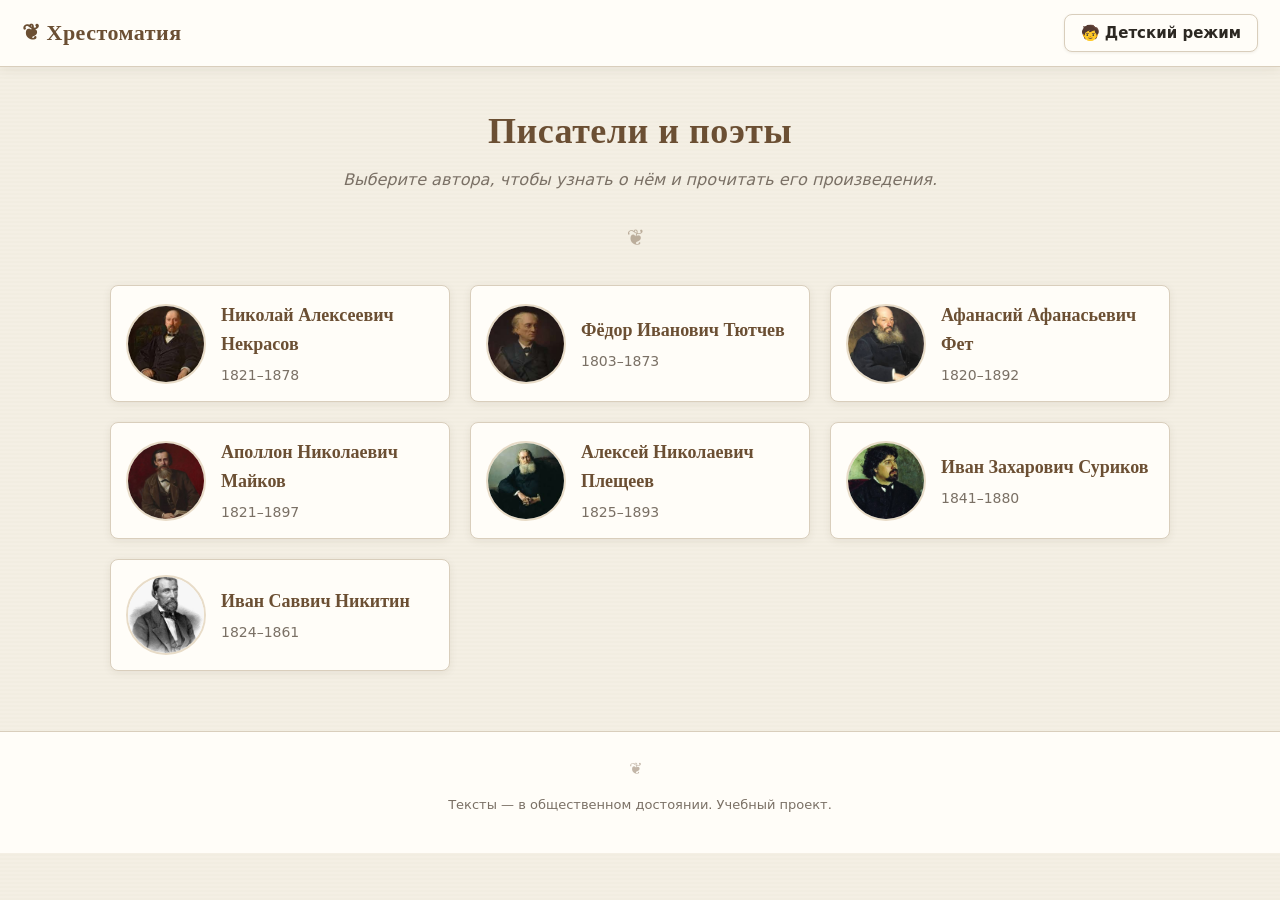
<file: index.html>
<!DOCTYPE html>
<html lang="ru">
<head>
  <meta charset="UTF-8">
  <meta name="viewport" content="width=device-width, initial-scale=1.0">
  <title>Хрестоматия · Авторы</title>
  <link rel="stylesheet" href="style.css">
</head>
<body>
  <header class="topbar">
    <a href="index.html" class="logo">❦ Хрестоматия</a>
    <div class="topbar-actions">
      <button id="kidsToggle" class="btn btn-toggle" title="Переключить детский режим">
        🧒 Детский режим
      </button>
    </div>
  </header>

  <main class="container">
    <section class="hero">
      <h1>Писатели и поэты</h1>
      <p class="hero-sub">Выберите автора, чтобы узнать о нём и прочитать его произведения.</p>
      <div class="ornament">❦</div>
    </section>

    <section id="authorsCatalog" class="authors-grid"></section>
  </main>

  <footer class="footer">
    <div class="ornament">❦</div>
    <p>Тексты — в общественном достоянии. Учебный проект.</p>
  </footer>

  <script src="core.js"></script>
  <script src="main.js"></script>
</body>
</html>
</file>
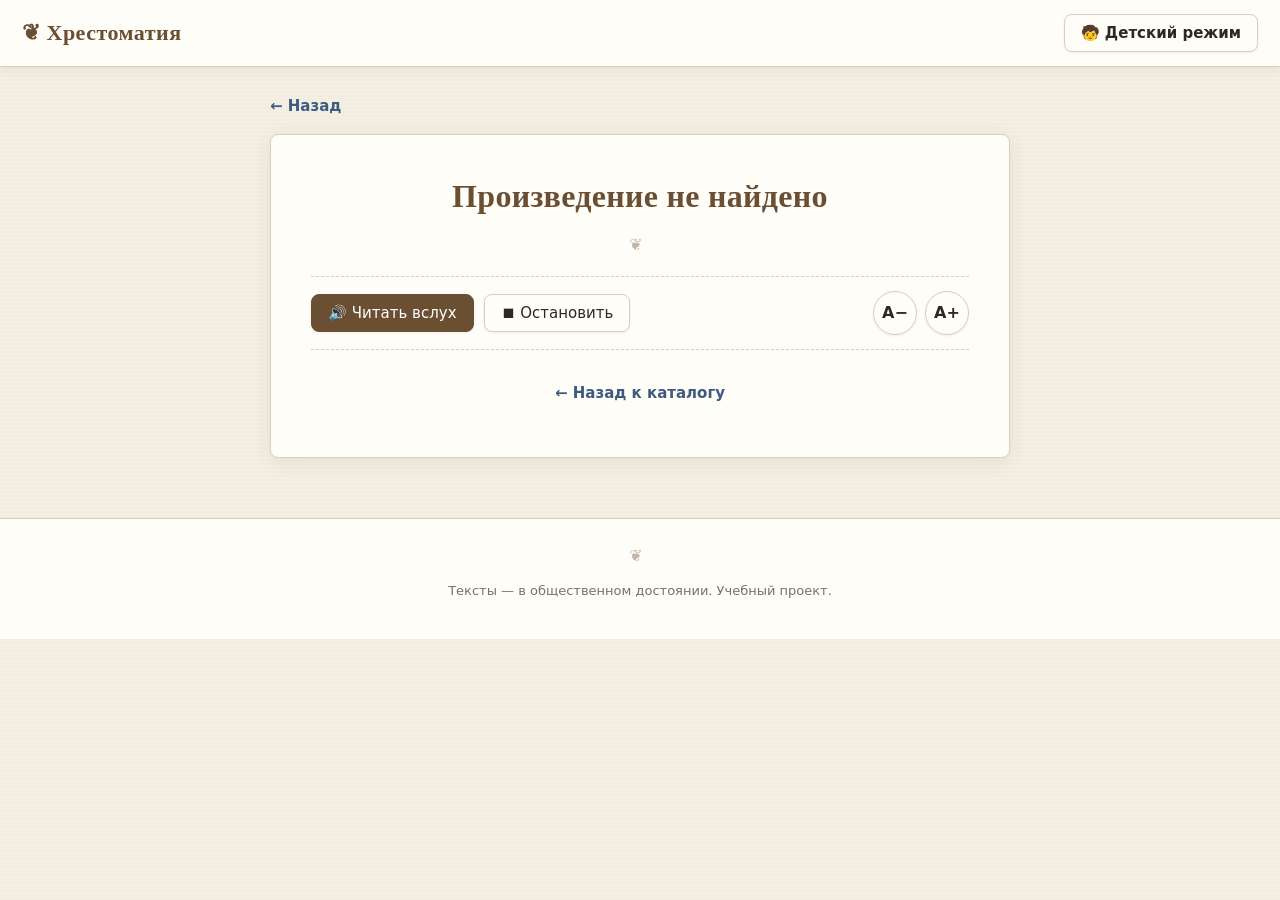
<file: reader.html>
<!DOCTYPE html>
<html lang="ru">
<head>
  <meta charset="UTF-8">
  <meta name="viewport" content="width=device-width, initial-scale=1.0">
  <title>Чтение · Хрестоматия</title>
  <link rel="stylesheet" href="style.css">
</head>
<body>
  <header class="topbar">
    <a href="index.html" class="logo">❦ Хрестоматия</a>
    <div class="topbar-actions">
      <button id="kidsToggle" class="btn btn-toggle">🧒 Детский режим</button>
    </div>
  </header>

  <main class="container reader-container">
    <a href="index.html" class="back-link" id="topBackLink">← Назад</a>

    <article class="reader">
      <h1 id="title"></h1>
      <p id="author" class="reader-author"></p>
      <p id="meta" class="reader-meta"></p>
      <div class="ornament ornament-small">❦</div>

      <div class="reader-toolbar">
        <button id="speakBtn" class="btn btn-primary">🔊 Читать вслух</button>
        <button id="stopBtn" class="btn">⏹ Остановить</button>
        <div class="font-controls">
          <button id="fontMinus" class="btn btn-round" title="Меньше шрифт">A−</button>
          <button id="fontPlus" class="btn btn-round" title="Больше шрифт">A+</button>
        </div>
      </div>

      <div id="text" class="reader-text"></div>

      <section id="questions" class="questions hidden">
        <h2>Проверь себя</h2>
        <ol id="questionsList"></ol>
      </section>

      <div class="reader-footer">
        <a href="index.html" class="back-link" id="bottomBackLink">← Назад к каталогу</a>
      </div>
    </article>
  </main>

  <footer class="footer">
    <div class="ornament">❦</div>
    <p>Тексты — в общественном достоянии. Учебный проект.</p>
  </footer>

  <script src="core.js"></script>
  <script src="read.js"></script>
</body>
</html>
</file>
<file: style.css>
:root {
  --bg: #f4efe4;
  --surface: #fffdf8;
  --text: #2c2822;
  --muted: #7a7065;
  --accent: #6b4f33;
  --accent-ink: #3d5a80;
  --accent-soft: #e8dcc8;
  --border: #d9cebc;
  --shadow: rgba(60, 45, 30, 0.08);
  --radius: 8px;
  --font-body: Georgia, 'Times New Roman', serif;
  --font-ui: 'Segoe UI', system-ui, sans-serif;
  --reader-size: 19px;
}

body.kids {
  --bg: #eaf6ff;
  --surface: #ffffff;
  --text: #24314a;
  --muted: #5c6b8a;
  --accent: #ff6b6b;
  --accent-ink: #ff6b6b;
  --accent-soft: #ffe3e3;
  --border: #cfe6ff;
  --shadow: rgba(0, 0, 0, 0.05);
  --radius: 20px;
  --font-body: 'Comic Sans MS', 'Trebuchet MS', system-ui, sans-serif;
  --font-ui: 'Trebuchet MS', system-ui, sans-serif;
  --reader-size: 22px;
}

* { box-sizing: border-box; }

body {
  margin: 0;
  background-color: var(--bg);
  background-image: repeating-linear-gradient(0deg, transparent, transparent 2px, rgba(180, 160, 130, 0.03) 2px, rgba(180, 160, 130, 0.03) 4px);
  color: var(--text);
  font-family: var(--font-ui);
  transition: background-color .3s, color .3s;
  line-height: 1.6;
}

body.kids { background-image: none; }

.ornament { text-align: center; color: var(--accent); opacity: 0.4; font-size: 22px; margin: 28px 0 6px; letter-spacing: 8px; }
.ornament-small { font-size: 16px; margin: 10px 0 18px; }

.topbar {
  display: flex; align-items: center; justify-content: space-between;
  padding: 14px 22px; background: var(--surface); border-bottom: 1px solid var(--border);
  position: sticky; top: 0; z-index: 10; box-shadow: 0 2px 12px var(--shadow);
}

.logo { font-family: var(--font-body); font-size: 22px; font-weight: bold; color: var(--accent); text-decoration: none; letter-spacing: 0.5px; }

.btn {
  font-family: var(--font-ui); font-size: 15px; padding: 9px 16px;
  border: 1px solid var(--border); background: var(--surface); color: var(--text);
  border-radius: var(--radius); cursor: pointer; transition: transform .15s, background .2s, box-shadow .2s;
  box-shadow: 0 1px 3px var(--shadow);
}
.btn:hover { transform: translateY(-1px); box-shadow: 0 3px 8px var(--shadow); }
.btn-primary { background: var(--accent); color: #fff; border-color: var(--accent); }
.btn-toggle { font-weight: bold; }
body.kids .btn-toggle { background: var(--accent-soft); border-color: var(--accent); }
.btn-round { width: 44px; height: 44px; border-radius: 50%; padding: 0; font-weight: bold; font-size: 16px; }

.container { max-width: 1100px; margin: 0 auto; padding: 26px 20px 60px; }

.hero { text-align: center; }
.hero h1 { font-family: var(--font-body); font-size: 36px; margin: 10px 0 6px; color: var(--accent); letter-spacing: 0.5px; }
.hero-sub { color: var(--muted); margin: 0 0 4px; font-style: italic; }
body.kids .hero h1 { font-size: 38px; }

.catalog { display: grid; grid-template-columns: repeat(auto-fill, minmax(250px, 1fr)); gap: 20px; }

.card {
  display: block; background: var(--surface); border: 1px solid var(--border);
  border-left: 5px solid var(--accent); border-radius: var(--radius);
  padding: 18px 18px 18px 20px; text-decoration: none; color: var(--text);
  transition: transform .18s, box-shadow .2s; box-shadow: 0 2px 8px var(--shadow); position: relative;
}
.card:hover { transform: translateY(-3px); box-shadow: 0 8px 24px var(--shadow); }
body.kids .card { border-left-width: 6px; border-left-color: var(--accent); }

.card-badge { display: inline-block; font-size: 12px; font-weight: bold; background: var(--accent-soft); color: var(--accent); padding: 3px 10px; border-radius: 999px; margin-bottom: 10px; letter-spacing: 0.3px; }
.card-title { font-family: var(--font-body); font-size: 21px; margin: 0 0 6px; color: var(--text); }
.card-desc { font-size: 14px; color: var(--muted); margin: 0; line-height: 1.5; }
body.kids .card-title { font-size: 23px; }
.hidden { display: none; }

.authors-grid { display: grid; grid-template-columns: repeat(auto-fill, minmax(280px, 1fr)); gap: 20px; margin-top: 30px; }
.author-card {
  display: flex; align-items: center; gap: 15px; background: var(--surface);
  border: 1px solid var(--border); border-radius: var(--radius); padding: 15px;
  text-decoration: none; color: var(--text); transition: transform .18s, box-shadow .2s; box-shadow: 0 2px 8px var(--shadow);
}
.author-card:hover { transform: translateY(-3px); box-shadow: 0 8px 24px var(--shadow); }
.author-thumb { width: 80px; height: 80px; border-radius: 50%; object-fit: cover; border: 2px solid var(--accent-soft); flex-shrink: 0; }
.author-card-info h2 { font-family: var(--font-body); font-size: 18px; margin: 0 0 5px; color: var(--accent); }
.author-card-info p { margin: 0; font-size: 14px; color: var(--muted); }

.writer-container { max-width: 900px; }
.writer-header { display: flex; gap: 30px; align-items: flex-start; margin-bottom: 30px; margin-top: 20px; }
.writer-portrait { width: 220px; height: auto; border-radius: var(--radius); border: 4px solid var(--surface); box-shadow: 0 4px 15px var(--shadow); flex-shrink: 0; }
.writer-info h1 { font-family: var(--font-body); font-size: 32px; margin-top: 0; margin-bottom: 10px; color: var(--accent); }
.writer-years { font-size: 18px; color: var(--muted); margin-bottom: 20px; font-style: italic; }
.writer-bio { font-size: 16px; line-height: 1.6; text-indent: 1.5em; }
.works-title { font-family: var(--font-body); font-size: 26px; color: var(--accent); margin-top: 40px; margin-bottom: 20px; }

.reader-container { max-width: 780px; }
.back-link { display: inline-block; margin-bottom: 16px; color: var(--accent-ink); text-decoration: none; font-weight: bold; font-size: 15px; }
.back-link:hover { text-decoration: underline; }
.reader { background: var(--surface); border: 1px solid var(--border); border-radius: var(--radius); padding: 36px 40px; box-shadow: 0 4px 20px var(--shadow); }
body.kids .reader { padding: 24px; border-width: 2px; }
.reader h1 { font-family: var(--font-body); font-size: 32px; margin: 0 0 8px; color: var(--accent); text-align: center; letter-spacing: 0.3px; }
body.kids .reader h1 { font-size: 34px; text-align: left; }
.reader-author { font-size: 17px; color: var(--muted); margin: 0 0 4px; font-style: italic; text-align: center; }
.reader-meta { font-size: 14px; color: var(--muted); margin: 0 0 4px; text-align: center; }
body.kids .reader-author, body.kids .reader-meta { text-align: left; }
.reader-toolbar { display: flex; flex-wrap: wrap; gap: 10px; align-items: center; padding: 14px 0; border-top: 1px dashed var(--border); border-bottom: 1px dashed var(--border); margin-bottom: 28px; }
.font-controls { margin-left: auto; display: flex; gap: 8px; }
.reader-text { font-family: var(--font-body); font-size: var(--reader-size); line-height: 1.8; white-space: pre-wrap; }
.reader-text p { margin: 0 0 1em; text-indent: 1.5em; }
body.kids .reader-text p { text-indent: 0; }

body:not(.kids) .reader-text > p:first-of-type::first-letter {
  float: left; font-family: var(--font-body); font-size: 3.2em; line-height: 0.85;
  padding-right: 8px; padding-top: 4px; color: var(--accent); font-weight: bold;
}

.reader-text.poem { text-indent: 0; text-align: left; padding-left: 20px; }
.reader-text.poem p { text-indent: 0; margin: 0 0 0.2em; line-height: 1.7; }
body:not(.kids) .reader-text.poem > p:first-of-type::first-letter { float: none; font-size: inherit; color: inherit; padding: 0; }

.questions { margin-top: 36px; padding-top: 22px; border-top: 1px dashed var(--border); }
.questions h2 { font-family: var(--font-body); color: var(--accent); font-size: 24px; margin: 0 0 12px; }
.questions ol { padding-left: 22px; }
.questions li { font-size: 17px; line-height: 1.7; margin-bottom: 12px; }

.footer { text-align: center; color: var(--muted); font-size: 13px; padding: 16px 24px 24px; border-top: 1px solid var(--border); background: var(--surface); }
.footer .ornament { margin: 8px 0 10px; font-size: 16px; }
.reader-footer { text-align: center; margin-top: 30px; }

@media (max-width: 600px) {
  .hero h1 { font-size: 26px; }
  .logo { font-size: 18px; }
  .topbar { padding: 12px 14px; }
  .reader { padding: 22px 20px; }
  .font-controls { margin-left: 0; }
  body:not(.kids) .reader-text > p:first-of-type::first-letter { font-size: 2.6em; }
  .writer-header { flex-direction: column; align-items: center; text-align: center; }
  .writer-portrait { width: 180px; }
  .writer-bio { text-indent: 0; text-align: left; }
}
</file>
